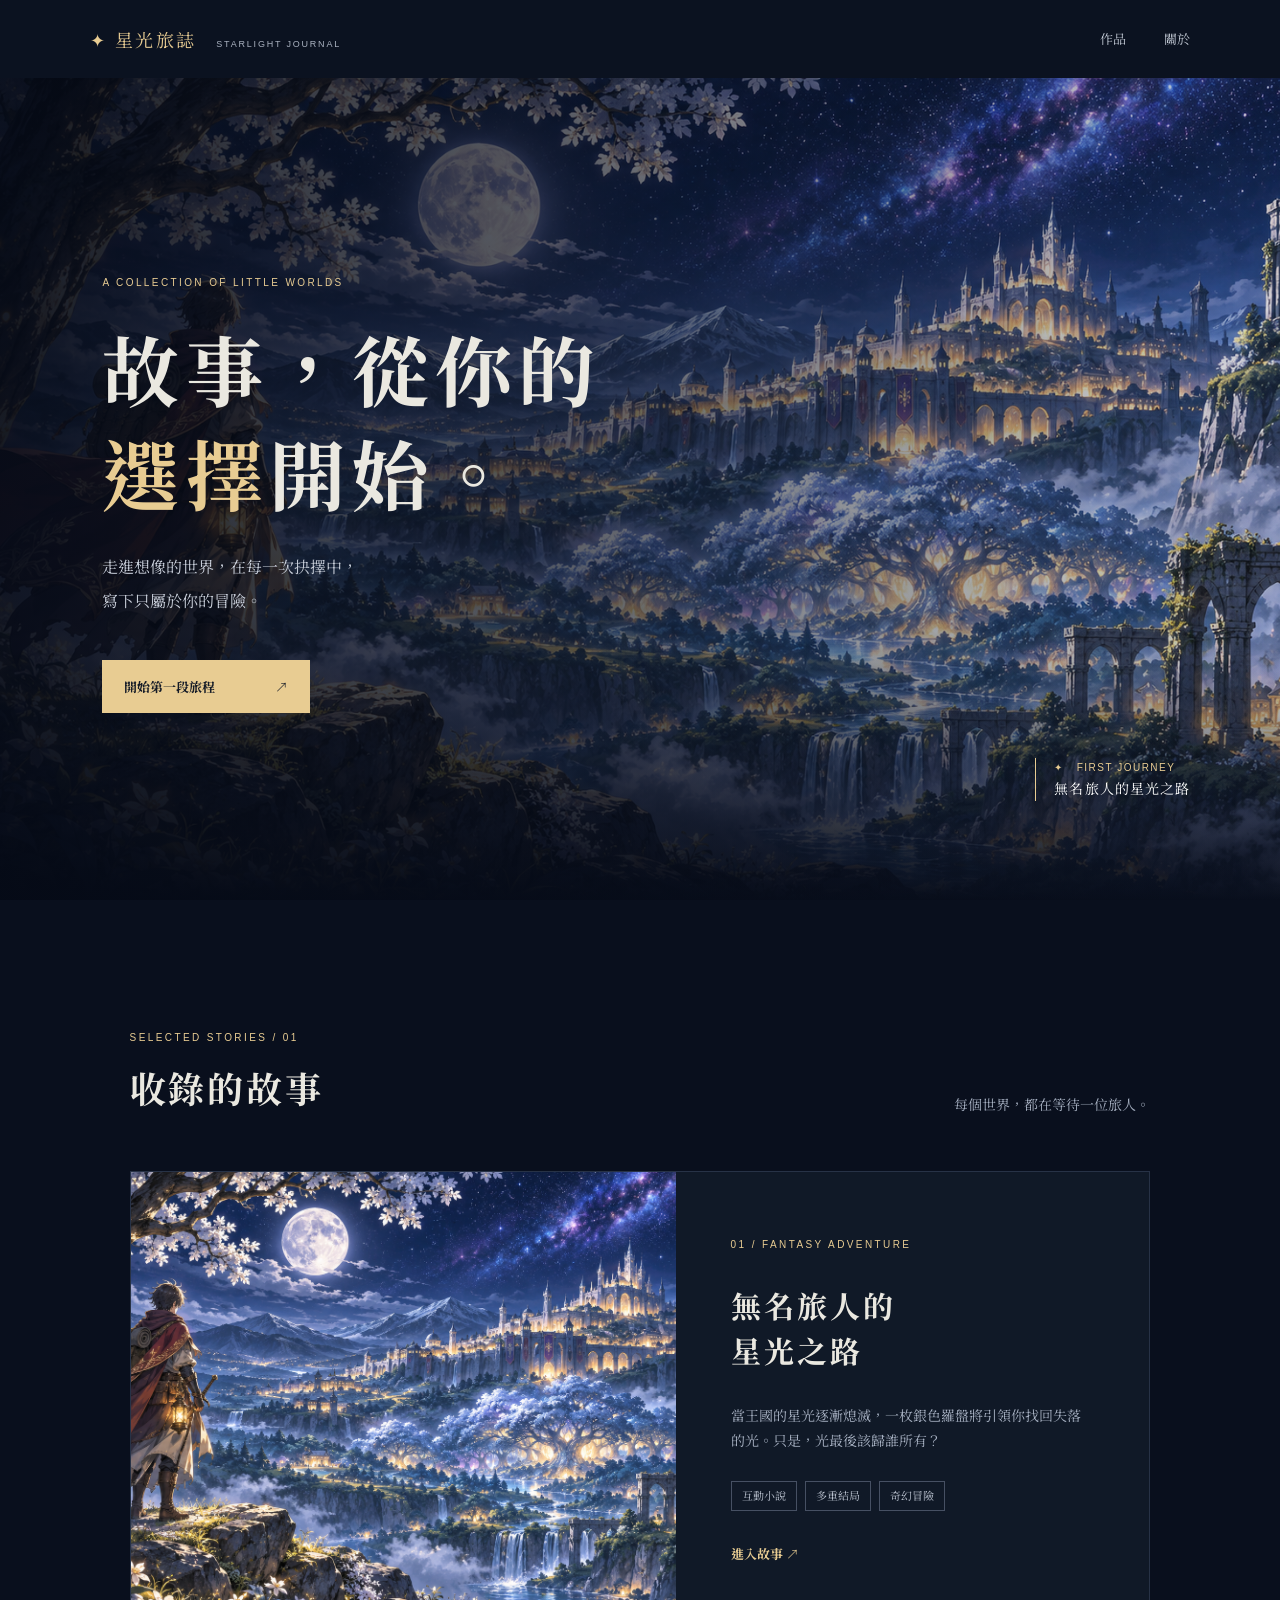
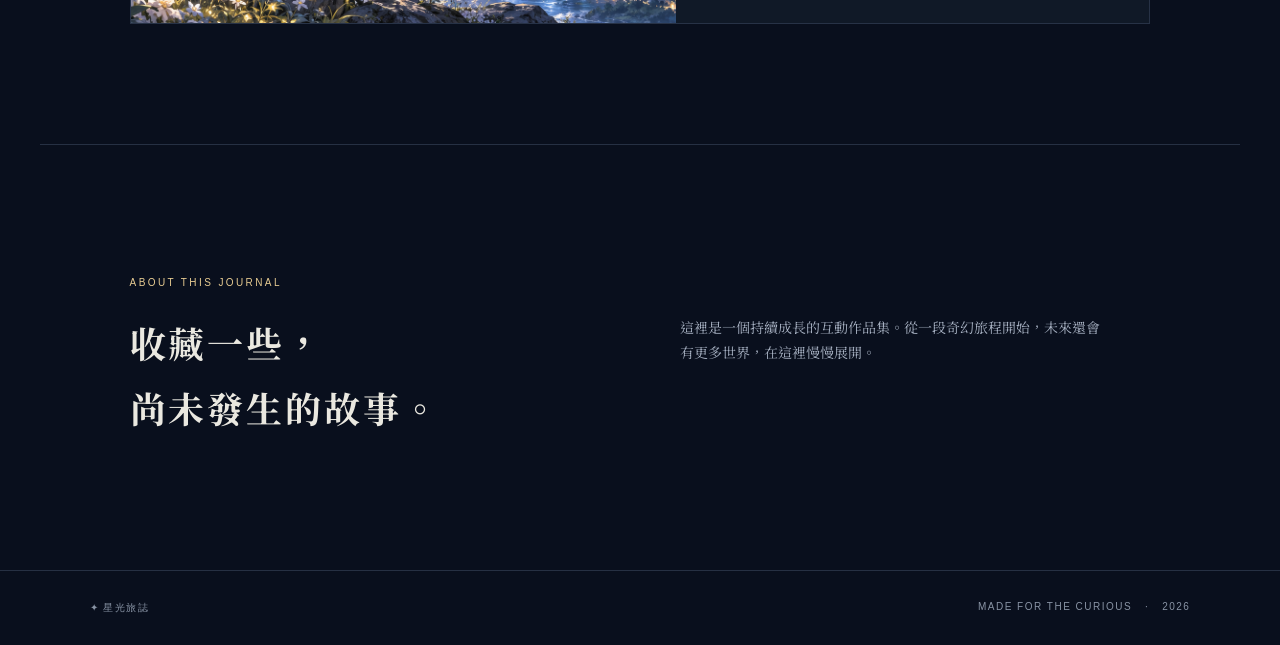
<file: index.html>
<!doctype html><html lang="zh-Hant"><head><meta charset="utf-8"><meta name="viewport" content="width=device-width,initial-scale=1"><title>星光旅誌｜互動故事作品集</title><link rel="stylesheet" href="style.css"></head><body><header><a class="brand" href="index.html">✦ 星光旅誌 <small>STARLIGHT JOURNAL</small></a><nav><a href="#works">作品</a><a href="#about">關於</a></nav></header><main><section class="hero"><div class="hero-content"><p class="eyebrow">A COLLECTION OF LITTLE WORLDS</p><h1>故事，從你的<br><em>選擇</em>開始。</h1><p class="lead">走進想像的世界，在每一次抉擇中，<br>寫下只屬於你的冒險。</p><a class="button" href="adventure/">開始第一段旅程 <span>↗</span></a></div><div class="hero-caption">✦ &nbsp; FIRST JOURNEY <br><strong>無名旅人的星光之路</strong></div></section><section id="works" class="section"><div class="section-head"><div><p class="eyebrow">SELECTED STORIES / 01</p><h2>收錄的故事</h2></div><p>每個世界，都在等待一位旅人。</p></div><a class="work" href="adventure/"><div class="work-image"></div><div class="work-copy"><p class="eyebrow">01 / FANTASY ADVENTURE</p><h3>無名旅人的<br>星光之路</h3><p>當王國的星光逐漸熄滅，一枚銀色羅盤將引領你找回失落的光。只是，光最後該歸誰所有？</p><div class="tags"><span>互動小說</span><span>多重結局</span><span>奇幻冒險</span></div><b>進入故事 ↗</b></div></a></section><section id="about" class="about section"><p class="eyebrow">ABOUT THIS JOURNAL</p><h2>收藏一些，<br>尚未發生的故事。</h2><p>這裡是一個持續成長的互動作品集。從一段奇幻旅程開始，未來還會有更多世界，在這裡慢慢展開。</p></section></main><footer><span>✦ 星光旅誌</span><span>MADE FOR THE CURIOUS &nbsp; · &nbsp; 2026</span></footer></body></html>
</file>
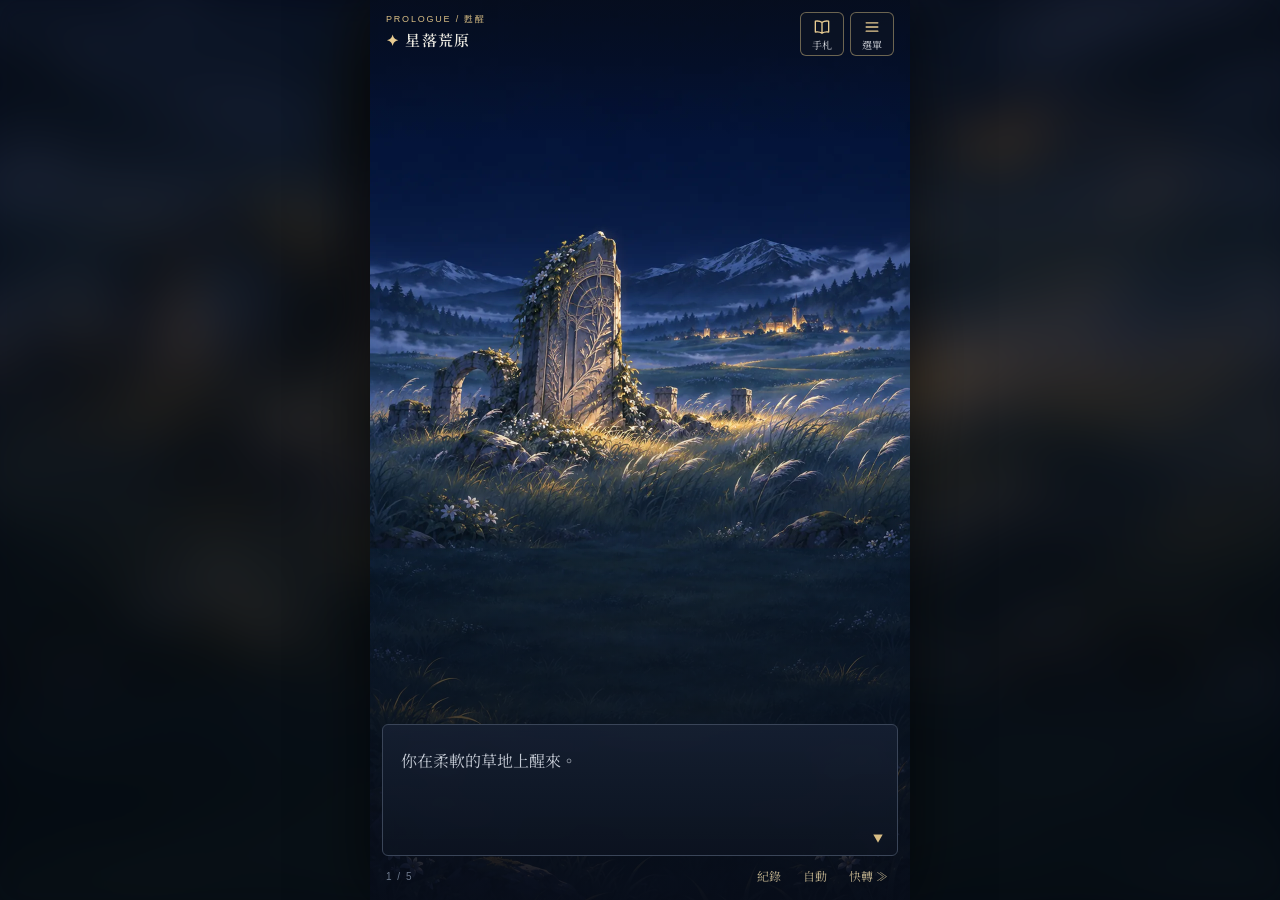
<file: adventure/index.html>
<!doctype html>
<html lang="zh-Hant">
<head>
  <meta charset="utf-8">
  <meta name="viewport" content="width=device-width,initial-scale=1,viewport-fit=cover">
  <meta name="theme-color" content="#070c18">
  <title>無名旅人的星光之路</title>
  <link rel="stylesheet" href="game.css">
</head>
<body>
  <!-- 桌機時舞台兩側的模糊背景 -->
  <div class="backdrop" aria-hidden="true"></div>

  <main class="stage" id="stage">
    <div class="scene-bg" id="scene-bg"></div>
    <img class="sprite" id="sprite" alt="" hidden>
    <div class="tap-layer" id="scene" aria-hidden="true"></div>

    <header class="hud">
      <div class="hud-place">
        <small id="chapter"></small>
        <strong><span aria-hidden="true">✦</span> <span id="location"></span></strong>
      </div>
      <div class="hud-actions">
        <button class="hud-button" id="journal-open" aria-label="旅人的手札">
          <svg viewBox="0 0 24 24" aria-hidden="true"><path d="M12 6.5C10 5 7 4.5 4 5v13c3-.5 6 0 8 1.5 2-1.5 5-2 8-1.5V5c-3-.5-6 0-8 1.5zM12 6.5v13"/></svg>手札</button>
        <button class="hud-button" id="menu-open" aria-label="選單">
          <svg viewBox="0 0 24 24" aria-hidden="true"><path d="M5 7h14M5 12h14M5 17h14"/></svg>選單</button>
      </div>
    </header>

    <section class="choices" id="choices" aria-label="選項"></section>

    <section class="dialogue-wrap">
      <div class="dialogue" id="dialogue" role="button" tabindex="0" aria-label="下一句">
        <div class="speaker" id="speaker" hidden></div>
        <p class="line" id="line" aria-live="polite"></p>
        <span class="next-mark" id="next-mark" aria-hidden="true">▼</span>
      </div>
      <div class="vn-controls">
        <span class="progress" id="progress"></span>
        <button class="text-button" id="log-open">紀錄</button>
        <button class="text-button" id="auto" aria-pressed="false">自動</button>
        <button class="text-button" id="skip">快轉 ≫</button>
      </div>
    </section>

    <div class="chapter-card" id="chapter-card" hidden>
      <small id="card-chapter"></small>
      <h1 id="title"></h1>
      <span aria-hidden="true">✦</span>
    </div>

    <div class="toast" id="toast" role="status" hidden></div>
  </main>

  <dialog id="journal" class="card journal">
    <i class="corner tl" aria-hidden="true"></i><i class="corner tr" aria-hidden="true"></i>
    <i class="corner bl" aria-hidden="true"></i><i class="corner br" aria-hidden="true"></i>
    <button class="card-close" data-close aria-label="關閉">✕</button>
    <header class="journal-head">
      <small>Traveler's Journal</small>
      <h2>旅人的手札</h2>
    </header>
    <section class="journal-section">
      <h3>信任 <span id="trust"></span></h3>
      <div class="trust-lamps" id="trust-lamps" aria-hidden="true"></div>
      <p class="journal-note">你與這片土地建立的連結</p>
    </section>
    <section class="journal-section">
      <h3>旅途行囊 <span id="item-count"></span></h3>
      <ul id="inventory" class="inventory"></ul>
    </section>
  </dialog>

  <dialog id="menu" class="card menu">
    <i class="corner tl" aria-hidden="true"></i><i class="corner tr" aria-hidden="true"></i>
    <i class="corner bl" aria-hidden="true"></i><i class="corner br" aria-hidden="true"></i>
    <button class="card-close" data-close aria-label="關閉">✕</button>
    <header class="menu-head">
      <small>Menu</small>
      <h2>選單</h2>
    </header>
    <div class="menu-list">
      <button class="menu-item" id="fullscreen" hidden>
        <svg viewBox="0 0 24 24" aria-hidden="true"><path d="M4 9V4h5M15 4h5v5M20 15v5h-5M9 20H4v-5"/></svg>全螢幕</button>
      <a class="menu-item" href="../">
        <svg viewBox="0 0 24 24" aria-hidden="true"><path d="M10 6l-6 6 6 6M4 12h16"/></svg>返回作品集</a>
      <hr class="menu-rule">
      <button class="menu-item danger" id="restart">
        <svg viewBox="0 0 24 24" aria-hidden="true"><path d="M4 12a8 8 0 1 0 2.6-5.9M4 4v5h5"/></svg>重新開始</button>
    </div>
    <p class="menu-note">點擊畫面或按空白鍵繼續<br>旅程會自動保存在此瀏覽器</p>
  </dialog>

  <dialog id="log" class="sheet log">
    <div class="sheet-head">
      <div><small>BACKLOG</small><h2>對白紀錄</h2></div>
      <button class="text-button" data-close>關閉 ✕</button>
    </div>
    <ol id="log-list"></ol>
  </dialog>

  <script src="story.js"></script>
  <script src="game.js"></script>
</body>
</html>
</file>
<file: style.css>
@import url('https://fonts.googleapis.com/css2?family=Noto+Serif+TC:wght@400;600;700&display=swap');
:root{color-scheme:dark;--gold:#e8cc92;--muted:#a7b1c2;--ink:#eae8e0}*{box-sizing:border-box}html{scroll-behavior:smooth}body{margin:0;background:#090f1d;color:var(--ink);font-family:'Noto Serif TC',serif;line-height:1.8}a{color:inherit;text-decoration:none}header{height:78px;display:flex;align-items:center;justify-content:space-between;padding:0 7%;background:#0b1220} .brand{font-size:18px;letter-spacing:.14em;color:var(--gold)}.brand small{font:9px sans-serif;letter-spacing:.2em;color:#aab2c0;margin-left:12px}nav{display:flex;gap:38px;font-size:13px;color:#c4cbd6}.hero{min-height:690px;height:calc(100vh - 78px);max-height:900px;position:relative;display:flex;align-items:center;padding:8%;background:linear-gradient(90deg,rgba(5,10,22,.93) 0%,rgba(5,10,22,.65) 44%,rgba(5,10,22,.12)),linear-gradient(0deg,#090f1d,transparent 30%),url('assets/starlight.png') center/cover}.hero-content{max-width:650px}.eyebrow{font:10px/1.6 sans-serif;letter-spacing:.24em;color:var(--gold)}h1{font-size:clamp(42px,6vw,78px);line-height:1.35;letter-spacing:.08em;margin:26px 0}h1 em{font-style:normal;color:var(--gold)}.lead{color:#c9cfda;font-size:16px;line-height:2.1}.button{display:inline-flex;justify-content:space-between;gap:60px;background:var(--gold);color:#151b27;padding:15px 22px;font-size:13px;margin-top:26px;font-weight:bold}.hero-caption{position:absolute;right:7%;bottom:12%;font:10px/2 sans-serif;letter-spacing:.15em;color:var(--gold);border-left:1px solid var(--gold);padding-left:18px}.hero-caption strong{font:14px 'Noto Serif TC',serif;color:white;letter-spacing:.08em}.section{max-width:1200px;margin:auto;padding:120px 7%}.section-head{display:flex;justify-content:space-between;align-items:end;margin-bottom:40px}.section-head>p,.about>p:last-child{color:var(--muted);font-size:14px}h2{font-size:36px;letter-spacing:.08em;margin:10px 0}.work{display:grid;grid-template-columns:1.15fr 1fr;border:1px solid #273246;background:#101927;transition:.2s}.work:hover{border-color:#bda674;transform:translateY(-3px)}.work-image{min-height:400px;background:url('assets/starlight.png') center/cover}.work-copy{padding:55px}.work-copy h3{font-size:30px;line-height:1.5;letter-spacing:.1em}.work-copy>p:not(.eyebrow){color:var(--muted);font-size:14px}.tags{display:flex;gap:8px;flex-wrap:wrap;margin:28px 0}.tags span{border:1px solid #465063;padding:4px 10px;font-size:11px;color:#bdc5d2}.work-copy b{font-size:13px;color:var(--gold)}.about{border-top:1px solid #263043;display:grid;grid-template-columns:1fr 1fr;gap:0 80px}.about .eyebrow{grid-column:1/-1}.about>p:last-child{max-width:430px}footer{border-top:1px solid #263043;padding:30px 7%;display:flex;justify-content:space-between;color:#8893a4;font:10px sans-serif;letter-spacing:.15em}@media(max-width:700px){header{height:65px}.brand small{display:none}.hero{min-height:620px;height:80vh;background-position:60% center}.hero-caption{display:none}.section{padding:75px 6%}.section-head{display:block}.work{grid-template-columns:1fr}.work-image{min-height:240px}.work-copy{padding:30px}.about{display:block}footer{gap:20px}}
</file>
<file: adventure/game.css>
@import url('https://fonts.googleapis.com/css2?family=Noto+Serif+TC:wght@400;600;700&display=swap');

/* 以手機直式為主：舞台寬度在手機上等於螢幕寬，在桌機上是置中的直式畫面 */
:root {
  color-scheme: dark;
  --gold: #e8cc92;
  --gold-soft: #d8bd84;
  --ink: #eae8e0;
  --muted: #8e9aac;
  --line: #3a4558;
  --panel: rgba(13, 21, 36, .94);
  --bg-image: url('../assets/starlight.png');
  --stage-w: min(100vw, max(60vh, 375px));
  --stage-h: 100vh;
  --safe-top: env(safe-area-inset-top, 0px);
  --safe-bottom: env(safe-area-inset-bottom, 0px);
}
@supports (height: 100dvh) {
  :root { --stage-w: min(100vw, max(60dvh, 375px)); --stage-h: 100dvh; }
}

* { box-sizing: border-box; }
html, body { height: 100%; }
body {
  margin: 0;
  overflow: hidden;
  overscroll-behavior: none;
  background: #070c18;
  color: var(--ink);
  font-family: 'Noto Serif TC', serif;
  line-height: 1.8;
  -webkit-tap-highlight-color: transparent;
  -webkit-text-size-adjust: 100%;
}
button { font: inherit; color: inherit; }
a { color: inherit; text-decoration: none; }
[hidden] { display: none !important; }

.backdrop {
  position: fixed;
  inset: -40px;
  background: var(--bg-image) center / cover;
  filter: blur(28px) brightness(.35);
  transition: background-image .5s;
}

/* ---- 舞台 ---- */
.stage {
  position: relative;
  width: var(--stage-w);
  height: var(--stage-h);
  margin: 0 auto;
  overflow: hidden;
  display: grid;
  grid-template-rows: auto minmax(0, 1fr) auto;
  background: #0d1524;
  box-shadow: 0 0 60px rgba(0, 0, 0, .6);
  user-select: none;
  -webkit-user-select: none;
}
.scene-bg {
  position: absolute;
  inset: 0;
  background: var(--bg-image) center / cover;
  transition: background-image .5s;
}
.scene-bg::after {
  content: '';
  position: absolute;
  inset: 0;
  background:
    linear-gradient(180deg, rgba(7, 12, 24, .75) 0%, transparent 16%),
    linear-gradient(0deg, rgba(7, 12, 24, .92) 0%, rgba(7, 12, 24, .55) 30%, transparent 52%);
  transition: background-color .3s;
}
.stage.choosing .scene-bg::after { background-color: rgba(5, 9, 18, .45); }

.sprite {
  position: absolute;
  z-index: 1;
  bottom: 0;
  left: 50%;
  height: 74%;
  width: auto;
  max-width: 96%;
  object-fit: contain;
  object-position: bottom;
  transform: translateX(-50%);
  filter: drop-shadow(0 0 18px rgba(0, 0, 0, .5));
  animation: sprite-in .35s ease;
  pointer-events: none;
}
@keyframes sprite-in { from { opacity: 0; transform: translate(-50%, 8px); } }

.tap-layer { position: absolute; inset: 0; z-index: 2; cursor: pointer; }

/* ---- 上方資訊列 ---- */
.hud {
  position: relative;
  z-index: 3;
  display: flex;
  align-items: flex-start;
  justify-content: space-between;
  gap: 12px;
  padding: calc(12px + var(--safe-top)) 16px 8px;
  pointer-events: none;
}
.hud > * { pointer-events: auto; }
.hud-place small {
  display: block;
  font: 9px/1.6 sans-serif;
  letter-spacing: .2em;
  color: var(--gold-soft);
}
.hud-place strong { font-size: 15px; font-weight: 600; letter-spacing: .08em; }
.hud-place strong span:first-child { color: var(--gold); }
.hud-actions { display: flex; gap: 6px; flex-shrink: 0; }
.hud-button {
  display: grid;
  justify-items: center;
  min-width: 44px;
  min-height: 44px;
  padding: 4px 6px;
  background: rgba(13, 21, 36, .7);
  border: 1px solid rgba(208, 183, 128, .5);
  border-radius: 6px;
  color: #d9dce2;
  font-size: 10px;
  line-height: 1.3;
  cursor: pointer;
}
.hud-button svg { width: 20px; height: 20px; }
svg { fill: none; stroke: currentColor; stroke-width: 1.6; stroke-linecap: round; stroke-linejoin: round; }
.hud-button svg { color: var(--gold); }
.hud-button:active, .hud-button:focus-visible { border-color: var(--gold); outline: none; }

/* ---- 選項與謎題（浮在畫面中段） ---- */
.choices {
  position: relative;
  z-index: 3;
  align-self: end;
  display: grid;
  gap: 10px;
  max-height: 100%;
  overflow-y: auto;
  overscroll-behavior: contain;
  padding: 8px 16px 12px;
  animation: rise .3s ease;
}
.choices:empty { visibility: hidden; }
@keyframes rise { from { opacity: 0; transform: translateY(10px); } }

.choice {
  display: flex;
  align-items: center;
  gap: 14px;
  width: 100%;
  min-height: 54px;
  padding: 13px 16px;
  text-align: left;
  background: rgba(20, 30, 47, .92);
  border: 1px solid #4a5670;
  border-radius: 4px;
  color: #eceef1;
  font-size: 15px;
  line-height: 1.5;
  cursor: pointer;
  backdrop-filter: blur(6px);
  -webkit-backdrop-filter: blur(6px);
}
.choice > span { color: var(--gold-soft); font: 11px sans-serif; flex-shrink: 0; }
.choice:hover, .choice:active, .choice:focus-visible { background: rgba(38, 52, 73, .95); border-color: #d0b780; outline: none; }
.choice.locked, .choice.locked:hover {
  cursor: not-allowed;
  background: rgba(14, 21, 33, .9);
  border-style: dashed;
  border-color: #3a4558;
  color: #808b9d;
}
.choice-body { display: grid; gap: 2px; }
.choice-body strong { font-weight: 400; }
.choice-body small { font-size: 12px; color: #8792a4; line-height: 1.6; }

.puzzle {
  padding: 14px;
  background: rgba(17, 22, 36, .95);
  border: 1px solid #5a4e33;
  border-radius: 4px;
}
.puzzle-prompt { margin: 0 0 12px; font-size: 13px; line-height: 1.7; color: #d4bc88; }
.mural { display: grid; grid-template-columns: 1fr 1fr; gap: 8px; }
.tablet {
  display: flex;
  flex-direction: column;
  gap: 6px;
  min-height: 112px;
  padding: 10px;
  background: #1d2232;
  border: 1px solid #3e4659;
  color: #d9dce2;
  font-size: 13px;
  line-height: 1.6;
  text-align: left;
  cursor: pointer;
  transition: border-color .2s, background .2s, transform .2s;
}
.tablet:hover, .tablet:focus-visible { border-color: #b9a274; outline: none; }
.tablet[aria-pressed=true] {
  border-color: var(--gold);
  background: #2a2c33;
  transform: translateY(-3px);
  box-shadow: 0 0 0 1px var(--gold) inset;
}
.tablet.fixed { cursor: default; border-color: #8a7650; background: #252417; }
.tablet-no { color: var(--gold-soft); font: 11px sans-serif; letter-spacing: .2em; }
.tablet-img { width: 100%; aspect-ratio: 3 / 4; object-fit: cover; border: 1px solid #3e4659; }
/* 有壁畫圖時，文字縮小成圖說 */
.tablet-img:not([hidden]) + .tablet-text { font-size: 11px; line-height: 1.5; color: #aeb5c2; }
.hint-button { margin-top: 8px; }
.puzzle-hint { margin: 10px 0 0; font-size: 12px; color: #c3b48f; }

/* ---- 對話框 ---- */
.dialogue-wrap {
  position: relative;
  z-index: 3;
  padding: 0 12px calc(4px + var(--safe-bottom));
}
.dialogue {
  position: relative;
  min-height: 132px;
  margin-top: 16px;
  padding: 20px 18px 26px;
  background: linear-gradient(180deg, rgba(22, 32, 50, .9), rgba(12, 19, 32, .95));
  border: 1px solid var(--line);
  border-radius: 6px;
  cursor: pointer;
  outline: none;
  backdrop-filter: blur(8px);
  -webkit-backdrop-filter: blur(8px);
}
.dialogue:focus-visible { border-color: #d0b780; }
/* 出現選項或謎題時，對話框只保留需要的高度，讓出空間 */
.stage.choosing .dialogue { min-height: 0; padding-bottom: 18px; }
.dialogue[aria-disabled=true] { cursor: default; }
.speaker {
  position: absolute;
  top: -15px;
  left: 14px;
  padding: 2px 14px;
  background: #0f1726;
  border: 1px solid #d0b780;
  border-radius: 3px;
  color: var(--gold);
  font-size: 13px;
  letter-spacing: .12em;
}
.line { margin: 0; font-size: 16px; line-height: 1.95; color: #dfe3ea; white-space: pre-wrap; }
.dialogue.narration .line { color: #c5cbd5; }
.next-mark {
  position: absolute;
  right: 14px;
  bottom: 8px;
  color: var(--gold-soft);
  font-size: 10px;
  animation: blink 1.2s ease-in-out infinite;
}
@keyframes blink { 50% { opacity: .2; transform: translateY(2px); } }

.vn-controls { display: flex; align-items: center; gap: 2px; }
.vn-controls .progress { margin-right: auto; padding-left: 4px; font: 10px sans-serif; letter-spacing: .15em; color: #6f7b8e; }
.text-button {
  min-height: 40px;
  padding: 8px 10px;
  background: none;
  border: 0;
  color: #c3b48f;
  font-size: 12px;
  cursor: pointer;
}
.text-button:disabled { opacity: .35; cursor: default; }
.text-button[aria-pressed=true] { color: var(--gold); text-decoration: underline; text-underline-offset: 4px; }

/* ---- 章節標題卡 ---- */
.chapter-card {
  position: absolute;
  inset: 0;
  z-index: 5;
  display: grid;
  place-content: center;
  justify-items: center;
  gap: 4px;
  padding: 24px;
  text-align: center;
  background: radial-gradient(ellipse at center, rgba(7, 12, 24, .82), rgba(7, 12, 24, .96));
  cursor: pointer;
  animation: card-in .5s ease;
}
.chapter-card small { font: 10px sans-serif; letter-spacing: .28em; color: var(--gold-soft); }
.chapter-card h1 { margin: 6px 0; font-size: 26px; font-weight: 600; letter-spacing: .12em; line-height: 1.5; }
.chapter-card span { color: var(--gold); }
.chapter-card.leaving { animation: card-out .4s ease forwards; }
@keyframes card-in { from { opacity: 0; } }
@keyframes card-out { to { opacity: 0; } }
.stage.is-ending .chapter-card small { color: #f3d9a0; }

/* ---- 獲得道具提示 ---- */
.toast {
  position: absolute;
  z-index: 4;
  top: calc(70px + var(--safe-top));
  left: 50%;
  transform: translateX(-50%);
  max-width: calc(100% - 32px);
  padding: 8px 16px;
  background: rgba(13, 21, 36, .94);
  border: 1px solid #d0b780;
  border-radius: 20px;
  color: var(--gold);
  font-size: 13px;
  white-space: nowrap;
  animation: rise .3s ease;
  pointer-events: none;
}

/* ---- 底部面板：紀錄 ---- */
.sheet {
  width: var(--stage-w);
  max-width: 100vw;
  max-height: 82vh;
  margin: auto auto 0;
  padding: 0 0 var(--safe-bottom);
  background: var(--panel);
  color: var(--ink);
  border: 0;
  border-top: 1px solid #d0b780;
  border-radius: 14px 14px 0 0;
}
.sheet[open] { animation: sheet-in .25s ease; }
.sheet::backdrop { background: rgba(4, 8, 16, .7); }
@keyframes sheet-in { from { transform: translateY(30px); opacity: 0; } }
.sheet-head {
  display: flex;
  align-items: center;
  justify-content: space-between;
  padding: 14px 18px 10px;
  border-bottom: 1px solid #2a3446;
}
.sheet-head small { font: 9px sans-serif; letter-spacing: .22em; color: var(--gold-soft); }
.sheet-head h2 { margin: 0; font-size: 18px; color: var(--gold); letter-spacing: .1em; }

/* ---- 置中卡片：手札、選單 ---- */
.card {
  width: min(calc(var(--stage-w) - 32px), 380px);
  max-height: calc(var(--stage-h) - 48px);
  margin: auto;
  padding: 26px 24px 24px;
  border: 0;
  overflow-y: auto;
}
.card[open] { animation: card-pop .25s ease; }
.card::backdrop { background: rgba(4, 8, 16, .72); }
@keyframes card-pop { from { transform: translateY(12px) scale(.97); opacity: 0; } }
.card-close {
  position: absolute;
  top: 4px;
  right: 4px;
  z-index: 1;
  width: 44px;
  height: 44px;
  background: none;
  border: 0;
  font-size: 15px;
  cursor: pointer;
  opacity: .7;
}
.card-close:hover, .card-close:focus-visible { opacity: 1; outline: none; }
.card h2, .card h3 { margin: 0; }

/* 手札：夜色的紙頁，金色墨跡 */
.journal {
  --ink-dark: #e6e2d6;
  --ink-soft: #9aa3b5;
  --ink-red: var(--gold);
  color: var(--ink-dark);
  background: url('../assets/ui/night-paper.webp') center / 100% 100%, linear-gradient(160deg, #1a2540, #0c1322);
  border: 1px solid rgba(208, 183, 128, .55);
  border-radius: 4px;
  box-shadow: 0 0 0 4px rgba(13, 21, 36, .9), 0 0 0 5px rgba(208, 183, 128, .25), 0 18px 50px rgba(0, 0, 0, .6);
  padding: 30px 28px 28px;
  overflow: visible;
}
.journal .card-close { color: var(--gold-soft); }
.journal-head { text-align: center; padding-bottom: 12px; border-bottom: 1px solid rgba(208, 183, 128, .3); }
.journal-head small { font: italic 11px/1.6 Georgia, serif; letter-spacing: .12em; color: var(--ink-soft); }
.journal-head h2 { font-size: 22px; font-weight: 700; letter-spacing: .18em; color: var(--gold); }
.journal-section { margin-top: 18px; }
.journal-section h3 {
  display: flex;
  justify-content: space-between;
  align-items: baseline;
  font-size: 15px;
  font-weight: 700;
  letter-spacing: .12em;
}
.journal-section h3::before { content: '✦'; margin-right: 8px; color: var(--ink-red); font-size: 11px; }
.journal-section h3 span { margin-left: auto; font: italic 13px Georgia, serif; letter-spacing: .05em; color: var(--ink-soft); }
.journal-note { margin: 4px 0 0; font-size: 12px; color: var(--ink-soft); }

.trust-lamps { display: flex; gap: 10px; margin-top: 8px; }
.trust-lamp {
  width: 44px;
  height: 44px;
  border-radius: 50%;
  border: 1.5px dashed rgba(208, 183, 128, .4);
}
.trust-lamp.on { border-style: solid; background: radial-gradient(circle, #f6d27a, #c9862d 70%); box-shadow: 0 0 12px rgba(214, 150, 50, .7); }
/* 有小燈圖時改用圖片 */
.journal.has-lamps .trust-lamp { border: 0; border-radius: 0; box-shadow: none; background: url('../assets/ui/trust-off.webp') center / contain no-repeat; opacity: .55; }
.journal.has-lamps .trust-lamp.on { background-image: url('../assets/ui/trust-on.webp'); opacity: 1; filter: drop-shadow(0 0 8px rgba(240, 180, 80, .75)); }

.inventory { margin: 12px 0 0; padding: 0; list-style: none; display: grid; grid-template-columns: repeat(3, 1fr); gap: 14px 8px; }
.inventory li { display: grid; justify-items: center; gap: 4px; font-size: 12px; line-height: 1.4; text-align: center; }
.item-slot {
  display: grid;
  place-items: center;
  width: 68px;
  height: 68px;
  border: 1px solid rgba(208, 183, 128, .45);
  border-radius: 4px;
  background: radial-gradient(circle, rgba(60, 78, 120, .55), rgba(14, 22, 40, .7));
  box-shadow: inset 0 0 12px rgba(0, 0, 0, .45);
  font-size: 24px;
  font-weight: 700;
  color: var(--ink-soft);
}
.item-icon { width: 58px; height: 58px; object-fit: contain; filter: drop-shadow(0 2px 3px rgba(0, 0, 0, .6)); }
.item-slot:has(.item-icon:not([hidden])) .item-initial { display: none; }
.inventory li.empty { color: #5f6a7e; }
.inventory li.empty .item-slot { border-style: dashed; background: none; box-shadow: none; border-color: #3d4a62; color: #4a566c; }

/* 選單：深藍底、金色角花 */
.menu {
  color: var(--ink);
  background: linear-gradient(180deg, #16203a, #0c1322);
  border: 1px solid rgba(208, 183, 128, .55);
  border-radius: 4px;
  box-shadow: 0 0 0 4px rgba(13, 21, 36, .9), 0 0 0 5px rgba(208, 183, 128, .25), 0 18px 50px rgba(0, 0, 0, .6);
  overflow: visible;
}
.corner {
  position: absolute;
  width: 54px;
  height: 54px;
  background: url('../assets/ui/corner.webp') top left / contain no-repeat;
  pointer-events: none;
}
.corner.tl { top: -7px; left: -7px; }
.corner.tr { top: -7px; right: -7px; transform: scaleX(-1); }
.corner.bl { bottom: -7px; left: -7px; transform: scaleY(-1); }
.corner.br { bottom: -7px; right: -7px; transform: scale(-1); }
.menu .card-close { color: var(--gold-soft); }
.menu-head { text-align: center; margin-bottom: 18px; }
.menu-head small { font: 9px sans-serif; letter-spacing: .3em; text-transform: uppercase; color: var(--gold-soft); }
.menu-head h2 { font-size: 20px; color: var(--gold); letter-spacing: .3em; text-indent: .3em; }
.menu-head::after { content: '✦'; display: block; margin-top: 2px; color: var(--gold-soft); font-size: 10px; }
.menu-list { display: grid; gap: 10px; }
.menu-item {
  display: flex;
  align-items: center;
  gap: 14px;
  width: 100%;
  min-height: 52px;
  padding: 12px 18px;
  text-align: left;
  background: rgba(30, 42, 64, .7);
  border: 1px solid #3d4a62;
  border-radius: 3px;
  font-size: 15px;
  letter-spacing: .1em;
  cursor: pointer;
}
.menu-item svg { width: 20px; height: 20px; flex-shrink: 0; color: var(--gold); }
.menu-item:hover, .menu-item:active, .menu-item:focus-visible { border-color: #d0b780; background: rgba(42, 56, 80, .85); outline: none; }
.menu-rule { width: 100%; margin: 4px 0; border: 0; border-top: 1px solid #2a3446; }
.menu-item.danger { background: none; border-color: rgba(190, 110, 95, .45); color: #dba99d; }
.menu-item.danger svg { color: #d98f7f; }
.menu-item.danger:hover, .menu-item.danger:active, .menu-item.danger:focus-visible { border-color: #e0a090; background: rgba(120, 50, 40, .25); }
.menu-note { margin: 16px 0 0; font-size: 11px; line-height: 1.8; text-align: center; color: var(--muted); }

#log-list {
  list-style: none;
  margin: 0;
  padding: 6px 18px 18px;
  max-height: calc(82vh - 70px);
  overflow-y: auto;
  overscroll-behavior: contain;
}
#log-list li { padding: 9px 0; border-bottom: 1px solid #1e2738; font-size: 14px; line-height: 1.9; color: #c5cbd5; }
#log-list strong { display: block; font-size: 12px; font-weight: 400; color: var(--gold); letter-spacing: .1em; }
#log-list .log-choice { color: var(--gold-soft); font-size: 13px; }

/* 螢幕較矮（例如手機橫放）時壓縮對話框 */
@media (max-height: 560px) {
  .dialogue { min-height: 96px; padding: 16px 16px 20px; }
  .line { font-size: 15px; line-height: 1.8; }
  .sprite { height: 90%; }
  .mural { grid-template-columns: repeat(4, 1fr); }
}

@media (prefers-reduced-motion: reduce) {
  .next-mark, .sprite, .choices, .chapter-card, .chapter-card.leaving, .toast, .sheet[open], .card[open] { animation: none; }
}
</file>
